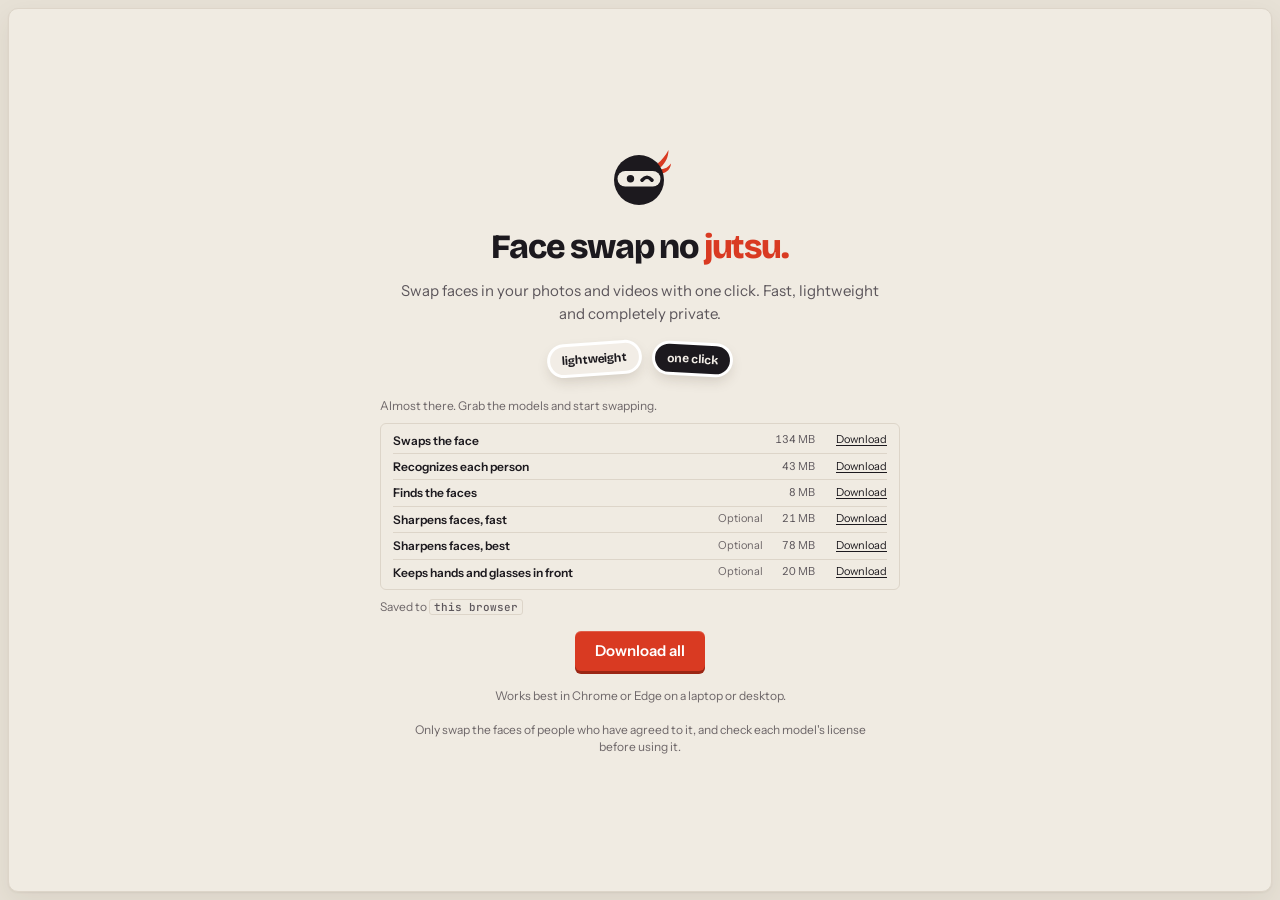
<file: index.html>
<!doctype html>
<html lang="en">
<head>
<meta charset="utf-8">
<meta name="viewport" content="width=device-width, initial-scale=1">
<title>FaceJutsu</title>
<meta name="referrer" content="no-referrer">
<meta name="description" content="Swap faces in your photos and videos with one click. Fast, lightweight and completely private.">
<meta name="theme-color" content="#0d0c0e" media="(prefers-color-scheme: dark)">
<meta name="theme-color" content="#e7e1d6" media="(prefers-color-scheme: light)">
<link rel="icon" href="app/icon.svg" type="image/svg+xml">
<link rel="preload" href="app/fonts/instrument-sans-var.woff2" as="font" type="font/woff2" crossorigin>
<link rel="preload" href="app/fonts/bricolage-grotesque-var.woff2" as="font" type="font/woff2" crossorigin>
<link rel="stylesheet" href="app/style.css">
</head>
<body>
<svg width="0" height="0" style="position:absolute" aria-hidden="true">
  <symbol id="mark" viewBox="0 0 64 64">
    <path d="M49 19C54 15 57.5 10.5 60.5 5C60.5 12 57.5 18 52.5 22.5Z" style="fill:var(--accent);stroke:none"/>
    <path d="M52.5 24.5C57 24 60.5 22 63 18.5C62.5 24 59 27.5 54 28.5Z" style="fill:var(--accent);stroke:none"/>
    <circle cx="31" cy="35" r="25" style="fill:currentColor;stroke:none"/>
    <rect x="9.5" y="26" width="43" height="15.5" rx="7.75" style="fill:var(--mark-paper);stroke:none"/>
    <circle cx="22.5" cy="33.8" r="3.7" style="fill:currentColor;stroke:none"/>
    <path d="M34 35.2Q39 29.4 44 35.2" style="fill:none;stroke:currentColor;stroke-width:3.6;stroke-linecap:round"/>
  </symbol>
</svg>
<div class="app setup" id="app">
  <main class="panel work" aria-label="Result">
    <div class="canvas-box" id="canvasBox">
      <canvas id="view" hidden></canvas>
      <canvas id="player" hidden></canvas>
      <svg class="marks" id="marks" aria-hidden="true"></svg>
      <label class="panel-center open-drop" id="empty" for="tgtInput">
        <div class="empty-art" aria-hidden="true">
          <svg viewBox="0 0 112 88">
            <rect class="frame" x="1" y="1" width="110" height="86" rx="12"/>
            <svg class="mark" x="34" y="22" width="44" height="44" viewBox="0 0 64 64"><use href="#mark"/></svg>
          </svg>
        </div>
        <h2>Drop a photo or video</h2>
        <p class="lead">We'll do the hand seals. Faces are found right away; each person in a video gets a track on the timeline, and photos line up on it.</p>
        <span class="ghost choose">Choose files</span>
      </label>
      <div class="setup-view" id="setup">
        <div class="setup-card" id="welcome" hidden>
          <svg class="welcome-mark mark" viewBox="0 0 64 64" aria-hidden="true"><use href="#mark"/></svg>
          <h1 class="welcome-title">Face swap no <em>jutsu.</em></h1>
          <p class="lead">Swap faces in your photos and videos with one click. Fast, lightweight and completely private.</p>
          <div class="stickers" role="list" aria-label="What it promises">
            <span class="sticker paper" role="listitem" style="--tilt:-4deg">lightweight</span>
            <span class="sticker ink" role="listitem" style="--tilt:3deg">one click</span>
          </div>
          <div class="needs" id="modelsNeeded" hidden>
            <p class="help">Almost there. Grab the models and start swapping.</p>
            <ul class="needs-list" id="modelsMissing"></ul>
            <p class="help needs-saved">Saved to <code id="modelsPath"></code></p>
          </div>
          <div class="welcome-go">
            <button class="primary" type="button" id="modelsAll" hidden>Download all</button>
            <button class="primary" id="welcomeGo">Start</button>
            <button class="ghost" type="button" id="modelsOpen" hidden>Open the folder</button>
          </div>
          <span class="help center" id="welcomeNote"></span>
          <p class="help center">Only swap the faces of people who have agreed to it, and check each model's license before using it.</p>
        </div>
        <div class="setup-card" id="loading" hidden>
          <div class="spinner" aria-hidden="true"></div>
          <h2 id="loadingTitle">Getting ready…</h2>
          <div class="bar-progress"><div id="loadingBar"></div></div>
          <span class="help" id="loadingText"></span>
        </div>
      </div>
      <div class="render-badge" id="renderBadge" hidden><span class="spin" aria-hidden="true"></span>Swapping this frame…</div>
      <div class="error-card" id="errorCard" hidden></div>
      <div class="lost-card" id="lostCard" role="status" hidden><span id="lostText"></span><button type="button" class="ghost sm" id="reloadBtn" hidden>Reload</button></div>
      <div class="lost-card" id="serverCard" role="status" hidden><span id="serverText"></span><button type="button" class="ghost sm" id="serverReload" hidden>Reload</button></div>
    </div>
    <div class="result" id="result" role="status" hidden>
      <span class="ok-mark" aria-hidden="true"><svg viewBox="0 0 24 24"><path d="m5 12.5 4.5 4.5L19 7.5"/></svg></span>
      <span class="meta" id="infoMeta"></span>
      <button type="button" class="ghost sm" id="saveBtn" hidden title="Download it again">Download again</button>
      <button type="button" class="x" id="resultClose" title="Close" aria-label="Close"><svg viewBox="0 0 24 24" aria-hidden="true"><path d="M7 7l10 10M17 7 7 17"/></svg></button>
    </div>
    <div class="result resumed" id="resumed" role="status" hidden>
      <span class="meta" id="resumedText"></span>
      <button type="button" class="ghost sm" id="resumedReset">Reset</button>
      <button type="button" class="x" id="resumedClose" title="Close" aria-label="Close"><svg viewBox="0 0 24 24" aria-hidden="true"><path d="M7 7l10 10M17 7 7 17"/></svg></button>
    </div>
    <div class="pill" id="toolPill" hidden>
      <button type="button" id="compareBtn" hidden title="Hold to see the original"><svg viewBox="0 0 24 24" aria-hidden="true"><path d="M12 4v16M4 7h5v10H4zM15 7h5v10h-5z"/></svg><span>Hold to compare</span></button>
      <span class="sep" aria-hidden="true"></span>
      <button type="button" class="sq" id="zoomOut" title="Zoom out (- with the pointer over the canvas)" aria-label="Zoom out"><svg viewBox="0 0 24 24" aria-hidden="true"><path d="M6 12h12"/></svg></button>
      <span class="zoom-level" id="zoomLevel" aria-live="polite">–</span>
      <button type="button" class="sq" id="zoomIn" title="Zoom in (+ with the pointer over the canvas)" aria-label="Zoom in"><svg viewBox="0 0 24 24" aria-hidden="true"><path d="M12 6v12M6 12h12"/></svg></button>
      <button type="button" class="sq" id="zoomFit" title="Reset zoom (0, or double-click)" aria-label="Reset zoom"><svg viewBox="0 0 24 24" aria-hidden="true"><path d="M4 9V4h5M20 9V4h-5M4 15v5h5M20 15v5h-5"/></svg></button>
    </div>
  </main>
  <div class="split x" id="splitX" title="Drag to resize · double-click to reset"></div>
  <div class="split y" id="splitY" title="Drag to resize · double-click to reset"></div>
  <section class="panel tl" id="tgtDrop" aria-label="Timeline">
    <input type="file" id="tgtInput" accept="image/*,video/*" multiple hidden>
    <div class="tl-grid" id="tlGrid" hidden>
      <div class="tl-row tl-head">
        <div class="tl-h transport">
          <button type="button" class="tbtn" id="tlStart" title="Back to the start" aria-label="Back to the start"><svg viewBox="0 0 24 24" aria-hidden="true"><path d="M6 5v14M18 6l-9 6 9 6z"/></svg></button>
          <button type="button" class="tbtn" id="tlPlay" title="Play (Space)" aria-label="Play"><svg viewBox="0 0 24 24" aria-hidden="true"><path class="ico-play" d="M8 5.5v13l10-6.5z"/><path class="ico-pause" d="M8 5v14M16 5v14"/></svg></button>
          <span class="tl-time" id="tlTime"></span>
          <button type="button" class="tbtn" id="tlMute" title="Mute (M)" aria-label="Mute"><svg viewBox="0 0 24 24" aria-hidden="true"><path class="ico-spk" d="M4 9.5h3.5L12 6v12l-4.5-3.5H4z"/><path class="ico-on" d="M15.5 9a4 4 0 0 1 0 6M18 6.5a7.5 7.5 0 0 1 0 11"/><path class="ico-off" d="m16 9.5 5 5M21 9.5l-5 5"/></svg></button>
          <button type="button" class="tbtn" id="tlAuto" aria-pressed="false"><svg viewBox="0 0 24 24" aria-hidden="true"><path d="M4 8V5a1 1 0 0 1 1-1h3M16 4h3a1 1 0 0 1 1 1v3M20 16v3a1 1 0 0 1-1 1h-3M8 20H5a1 1 0 0 1-1-1v-3"/><path d="M8 10h8m-2.5-2.5L16 10m0 4H8m2.5 2.5L8 14"/></svg></button>
        </div>
        <div class="tl-lane ruler" id="tlRuler"></div>
      </div>
      <div class="tl-row clip-row">
        <div class="tl-h">
          <span class="nm-box">
            <label class="nm" for="tgtInput" id="tgtName" title="Choose another photo or video"></label>
            <small class="scan-note" id="scanNote" hidden><i class="spin" aria-hidden="true"></i><span id="scanText"></span></small>
          </span>
          <button type="button" class="tbtn tgt-clear" title="Remove" aria-label="Remove the video"><svg viewBox="0 0 24 24" aria-hidden="true"><path d="M7 7l10 10M17 7 7 17"/></svg></button>
        </div>
        <div class="tl-lane film" id="tlFilm"></div>
      </div>
      <div class="tl-tracks" id="tlTracks"></div>
      <div class="tl-row tl-over" id="tlOverRow" hidden><div class="tl-h"></div><div class="tl-lane" id="tlOver" title="Drag to move the zoomed view"></div></div>
      <canvas class="tl-canvas" id="tlCanvas"></canvas>
    </div>
    <div class="tl-empty" id="tlEmpty">
      <div class="tl-state" id="tlReady" hidden>
        <span class="ok-mark" aria-hidden="true"><svg viewBox="0 0 24 24"><path d="m5 12.5 4.5 4.5L19 7.5"/></svg></span>
        <div class="tl-state-text">
          <b>Ready to swap</b>
          <span class="help" id="readyText"></span>
        </div>
      </div>
    </div>
    <div class="sel-bar" id="selBar" role="toolbar" aria-label="Edit the selection" hidden>
      <span class="lab" id="selLab"></span>
      <button type="button" class="tbtn" id="splitBtn" title="Split the selected tracks at the playhead (S): the part after the cut gets settings of its own" aria-label="Split"><svg viewBox="0 0 24 24" aria-hidden="true"><circle cx="6" cy="6" r="3"/><circle cx="6" cy="18" r="3"/><path d="M20 4 8.1 15.9M14.5 14.5 20 20M8.1 8.1 12 12"/></svg></button>
      <button type="button" class="tbtn" id="joinBtn" title="Join the selected segments of a track (J), keeping the first one's settings" aria-label="Join"><svg viewBox="0 0 24 24" aria-hidden="true"><path d="M4 12h6M14 12h6M8 8l4 4-4 4M16 8l-4 4 4 4"/></svg></button>
      <button type="button" class="tbtn" id="mergeBtn" title="Merge the selected tracks into one (Shift+J): for a person found as several tracks, never on screen together" aria-label="Merge tracks"><svg viewBox="0 0 24 24" aria-hidden="true"><path d="M4 6h3c4 0 5 6 9 6h4M4 18h3c4 0 5-6 9-6M17 9l3 3-3 3"/></svg></button>
      <button type="button" class="tbtn" id="deleteBtn" title="Delete the selected segments, or the tracks selected by their header (Delete): their faces are left as they are" aria-label="Delete"><svg viewBox="0 0 24 24" aria-hidden="true"><path d="M4 7h16M10 11v6M14 11v6M6 7l1 12a1 1 0 0 0 1 1h8a1 1 0 0 0 1-1l1-12M9 7V4h6v3"/></svg></button>
      <button type="button" class="tbtn" id="psDelete" title="Remove the selected photos from the set (Delete): their work stays saved" aria-label="Remove the selected photos"><svg viewBox="0 0 24 24" aria-hidden="true"><path d="M4 7h16M10 11v6M14 11v6M6 7l1 12a1 1 0 0 0 1 1h8a1 1 0 0 0 1-1l1-12M9 7V4h6v3"/></svg></button>
    </div>
    <div class="photo-set" id="photoSet" hidden>
      <div class="tl-row tl-head">
        <div class="tl-h transport">
          <button type="button" class="tbtn" id="psPrev" title="Previous photo (←)" aria-label="Previous photo"><svg viewBox="0 0 24 24" aria-hidden="true"><path d="m15 6-6 6 6 6"/></svg></button>
          <button type="button" class="tbtn" id="psNext" title="Next photo (→)" aria-label="Next photo"><svg viewBox="0 0 24 24" aria-hidden="true"><path d="m9 6 6 6-6 6"/></svg></button>
          <span class="tl-time" id="psWhich"></span>
        </div>
        <div class="tl-lane ruler"><span class="ps-info" id="psInfo"></span></div>
      </div>
      <div class="tl-row ps-film">
        <div class="tl-h ps-h">
          <span class="nm"><span id="psCount"></span><small id="psSel"></small></span>
          <label class="tbtn" for="tgtInput" title="Add photos (or drop them here)" aria-label="Add photos"><svg viewBox="0 0 24 24" aria-hidden="true"><path d="M12 6v12M6 12h12"/></svg></label>
          <button type="button" class="tbtn tgt-clear" title="Remove all photos" aria-label="Remove all photos"><svg viewBox="0 0 24 24" aria-hidden="true"><path d="M7 7l10 10M17 7 7 17"/></svg></button>
        </div>
        <div class="tl-lane ps-lane" id="psStrip" role="listbox" aria-label="Photos" aria-multiselectable="true" aria-orientation="horizontal"></div>
      </div>
      <div class="tl-row ps-faces">
        <div class="tl-h ps-h"><b>Faces</b><small id="psFacesNote"></small></div>
        <div class="tl-lane ps-lane" id="people" role="group" aria-label="Faces"></div>
      </div>
    </div>
  </section>
  <aside class="panel set" aria-label="Swap settings">
    <header class="project" id="project">
      <span class="logo" aria-hidden="true"><svg class="mark" viewBox="0 0 64 64"><use href="#mark"/></svg></span>
      <span class="name wordmark" role="img" aria-label="FaceJutsu">face<span class="j">ȷ</span>utsu</span>
      <span class="undo">
        <button class="icon-btn" id="undoBtn" type="button" title="Undo (Ctrl+Z)" aria-label="Undo" disabled><svg viewBox="0 0 24 24" aria-hidden="true"><path d="M9 14 4 9l5-5"/><path d="M4 9h10.5a5.5 5.5 0 0 1 0 11H11"/></svg></button>
        <button class="icon-btn" id="redoBtn" type="button" title="Redo (Ctrl+Y)" aria-label="Redo" disabled><svg viewBox="0 0 24 24" aria-hidden="true"><path d="m15 14 5-5-5-5"/><path d="M20 9H9.5a5.5 5.5 0 0 0 0 11H13"/></svg></button>
      </span>
      <button class="xbtn" id="goBtn" type="button" disabled><svg viewBox="0 0 24 24" aria-hidden="true"><path d="M3 7a2 2 0 0 1 2-2h4l2 2.5h8a2 2 0 0 1 2 2V18a2 2 0 0 1-2 2H5a2 2 0 0 1-2-2zM8 13.75h7M12.5 11l2.75 2.75-2.75 2.75"/></svg><span id="goLabel">Export</span><span class="badge" id="goBadge"></span></button>
      <div class="xbtn run" id="goRun" role="progressbar" aria-label="Export progress" aria-valuemin="0" aria-valuemax="100" hidden>
        <span class="t" id="progressText"></span>
        <button class="x" id="stopBtn" type="button" title="Stop" aria-label="Stop"><svg viewBox="0 0 24 24" aria-hidden="true"><rect x="6" y="6" width="12" height="12" rx="2" class="fill"/></svg></button>
      </div>
      <button class="icon-btn" id="settingsBtn" type="button" popovertarget="setPop" title="Settings: output, layout, theme, engine" aria-label="Settings" aria-haspopup="dialog">
        <svg viewBox="0 0 24 24" aria-hidden="true"><path d="M12 15.5a3.5 3.5 0 1 0 0-7 3.5 3.5 0 0 0 0 7Z"/><path d="M19.4 15a1.7 1.7 0 0 0 .3 1.8l.1.1a2 2 0 1 1-2.8 2.8l-.1-.1a1.7 1.7 0 0 0-1.8-.3 1.7 1.7 0 0 0-1 1.5V21a2 2 0 1 1-4 0v-.1a1.7 1.7 0 0 0-1.1-1.5 1.7 1.7 0 0 0-1.8.3l-.1.1a2 2 0 1 1-2.8-2.8l.1-.1a1.7 1.7 0 0 0 .3-1.8 1.7 1.7 0 0 0-1.5-1H3a2 2 0 1 1 0-4h.1a1.7 1.7 0 0 0 1.5-1.1 1.7 1.7 0 0 0-.3-1.8l-.1-.1a2 2 0 1 1 2.8-2.8l.1.1a1.7 1.7 0 0 0 1.8.3H9a1.7 1.7 0 0 0 1-1.5V3a2 2 0 1 1 4 0v.1a1.7 1.7 0 0 0 1 1.5 1.7 1.7 0 0 0 1.8-.3l.1-.1a2 2 0 1 1 2.8 2.8l-.1.1a1.7 1.7 0 0 0-.3 1.8V9a1.7 1.7 0 0 0 1.5 1H21a2 2 0 1 1 0 4h-.1a1.7 1.7 0 0 0-1.5 1Z"/></svg>
      </button>
    </header>
    <div class="steps" id="steps">
      <section class="part faces-part" aria-label="Characters and segment settings">
      <label class="src-start" id="srcStart" for="srcInput">
        <div class="empty-art" aria-hidden="true">
          <svg viewBox="0 0 112 88">
            <rect class="frame" x="1" y="1" width="110" height="86" rx="12"/>
            <svg class="person" x="34" y="22" width="44" height="44" viewBox="0 0 24 24"><circle cx="12" cy="9" r="4"/><path d="M4 21a8 8 0 0 1 16 0"/></svg>
          </svg>
        </div>
        <b>Drop images of a character to use</b>
        <span class="help">One image, or several of the same person, make one character. A sharp, front-facing face works best.</span>
        <span class="ghost choose">Choose images</span>
      </label>
      <input type="file" id="srcInput" accept="image/*" multiple hidden>
      <div class="part-body" id="facesBody">
      <div class="scope" id="scope" role="status" aria-live="polite" hidden>
        <span class="scope-who" id="scopeWho" aria-hidden="true"></span>
        <span class="scope-text"><span class="scope-over">Editing</span><b id="scopeTitle"></b><small id="scopeSub"></small></span>
        <button type="button" class="icon-btn scope-all" id="scopeAll" title="Back to every face (Esc)" aria-label="Back to every face" hidden><svg viewBox="0 0 24 24" aria-hidden="true"><path d="M7 7l10 10M17 7 7 17"/></svg></button>
      </div>
      <section class="chars" id="chars" title="Drop images here to make a character of them">
        <div class="chars-head"><span class="label">Characters</span></div>
        <div class="char-grid" id="charGrid" role="radiogroup" aria-label="Character"></div>
        <p class="help" id="charsHelp" hidden></p>
      </section>
      <section class="step" data-step="swap">
        <button type="button" class="step-head" aria-expanded="true"><span class="step-title"><i class="seal">1</i>Swap</span><span class="step-sum"></span></button><button type="button" class="step-load" data-part="swapper" hidden></button>
        <div class="step-body">
          <div class="opt-row"><span class="hint" title="Higher is sharper but slower.&#10;Ctrl-click to pick several: each face gets the one that suits its size.">Detail</span><div class="seg" id="detailSeg" role="group" aria-label="Swap resolution"></div></div>
        </div>
      </section>
      <section class="step" data-step="enhance" id="enhanceStep" hidden>
        <button type="button" class="step-head" aria-expanded="true"><span class="step-title"><i class="seal">2</i>Enhance</span><span class="step-sum"></span></button><button type="button" class="step-load" data-part="enhancer" hidden></button>
        <div class="step-body">
          <div class="opt-row" id="enhanceRow"><span>Quality</span><div class="seg" id="enhanceSeg" role="radiogroup" aria-label="Enhance quality"></div></div>
          <div class="opt-row" id="enhanceModeRow" hidden><span class="hint" title="Subtle only adds fine detail.&#10;Strong redraws the whole face.">Style</span><div class="seg" id="enhanceModeSeg" role="radiogroup" aria-label="What the enhancer may change"></div></div>
          <label class="opt-row" id="enhanceBlendRow" hidden><span>Strength</span><input type="range" id="enhanceBlendRange" min="0" max="1" step="0.05" aria-label="Enhancer strength"><output id="enhanceBlendOut"></output></label>
        </div>
      </section>
      <section class="step" data-step="mask">
        <button type="button" class="step-head" aria-expanded="true"><span class="step-title"><i class="seal">3</i>Mask</span><span class="step-sum"></span></button><button type="button" class="step-load" data-part="occluder" hidden></button>
        <div class="step-body">
          <label class="opt-row"><span class="hint" title="How softly the swapped face blends in.">Edges</span><input type="range" id="blurRange" min="0" max="1" step="0.05" aria-label="Edge softness"><output id="blurOut"></output></label>
          <div class="opt-row" id="occlusionRow" hidden><span>Objects</span><span class="sw-cap">Hands and glasses stay in front</span><div class="switch-box" id="occlusionSeg"></div></div>
          <label class="opt-row" id="maskSizeRow" hidden><span class="hint" title="How much of the face gets swapped around what's in front of it. To the right the swap reaches closer to it, to the left more of the original stays around it.">Coverage</span><input type="range" class="centered" id="maskSizeRange" min="-1" max="1" step="0.05" aria-label="Coverage"><output id="maskSizeOut"></output></label>
        </div>
      </section>
      </div>
      </section>
    </div>
  </aside>
</div>
<dialog id="storageDlg" aria-labelledby="storageTitle">
  <form method="dialog" class="dialog">
    <div class="dialog-head">
      <h2 id="storageTitle">Storage &amp; about</h2>
      <button class="icon-btn" value="close" aria-label="Close"><svg viewBox="0 0 24 24" aria-hidden="true"><path d="M6 6l12 12M18 6 6 18"/></svg></button>
    </div>
    <div class="storage">
      <div><span class="label">Models</span><p class="help" id="storageText"></p><p class="help path" id="modelsDir"></p></div>
      <div><span class="label">Outputs</span><p class="help">Your finished photos and videos go to your browser's downloads, or where you choose with Save as….</p><p class="help path" id="outputsDir"></p></div>
      <div><span class="label">Saved work</span><p class="help" id="savedText"></p><p class="help path" id="workDir"></p></div>
      <div><span class="label">Cache</span><p class="help" id="patchText"></p><p class="help path" id="cacheDir"></p></div>
      <div class="storage-actions">
        <button class="ghost" type="button" id="clearSavedBtn" hidden>Forget my work</button>
        <button class="ghost" type="button" id="clearPatchesBtn" hidden>Remove swapped frames</button>
        <button class="ghost" type="button" id="openOutputsBtn">Open outputs folder</button>
        <button class="ghost" type="button" id="openModelsBtn">Remove the models</button>
      </div>
    </div>
    <p class="help">Models: <a href="https://github.com/deepinsight/insightface" target="_blank" rel="noopener">InsightFace</a> inswapper_128, SCRFD-10G and ArcFace R50 (non-commercial research license); <a href="https://github.com/yangxy/GPEN" target="_blank" rel="noopener">GPEN</a> face enhancer (Yang et al., no stated license); community-trained XSeg occlusion mask, on the architecture of <a href="https://github.com/iperov/DeepFaceLab" target="_blank" rel="noopener">DeepFaceLab</a> (GPL-3.0). Video: <a href="https://mediabunny.dev" target="_blank" rel="noopener">Mediabunny</a> (MPL-2.0). <a href="app/THIRD-PARTY-NOTICES.txt" target="_blank" rel="noopener">Open source licenses</a>.</p>
    <p class="help"><b>Model licenses.</b> FaceJutsu doesn't include these models; you download them yourself. Some are for non-commercial research only and one states no license, so check each license before using them or what you make with them.</p>
    <p class="help"><b>Use it responsibly.</b> Only swap the faces of people who have agreed to it. Don't use FaceJutsu to deceive, harass or impersonate anyone, or to make sexual images of anyone without their consent, or of minors at all. What you make and share is your responsibility.</p>
  </form>
</dialog>
<div class="set-pop" id="setPop" popover role="dialog" aria-labelledby="outTitle">
  <section class="pop-sec">
    <div class="out-head"><h3 id="outTitle">Output</h3><span class="out-head-sum" id="outPopSum"></span></div>
    <div class="out-rows" id="outVideo">
      <div class="opt-row"><span>Quality</span><div class="seg" id="outQualitySeg" role="radiogroup" aria-label="Video quality"></div></div>
      <div class="opt-row" id="outRangeRow" hidden><span>Range</span><div class="seg" id="outRangeSeg" role="radiogroup" aria-label="What to export"></div></div>
      <div class="opt-row" id="saveRow" hidden><span>Save</span><div class="seg" id="saveToSeg" role="radiogroup" aria-label="Where to save"></div></div>
    </div>
    <div class="out-rows" id="outPhoto" hidden>
      <div class="opt-row" id="photoScopeRow" hidden><span>Photos</span><div class="seg" id="photoScopeSeg" role="radiogroup" aria-label="Which photos to save"></div></div>
    </div>
  </section>
  <hr>
  <section class="pop-sec">
    <div class="opt-row" title="Switch with L"><span>Layout</span><div class="seg lay-seg" id="layoutSeg" role="radiogroup" aria-label="Layout"></div></div>
    <div class="opt-row"><span>Theme</span><div class="seg" id="themeSeg" role="radiogroup" aria-label="Theme"></div></div>
    <div class="opt-row" id="backendRow"><span>Engine</span><div class="seg" id="backendSeg" role="radiogroup" aria-label="Engine"></div></div>
  </section>
  <hr>
  <div class="pop-menu">
    <button type="button" class="mi" id="resetBtn" disabled><svg viewBox="0 0 24 24" aria-hidden="true"><path d="M4 12a8 8 0 1 0 2.3-5.6"/><path d="M4 4v4.5h4.5"/></svg>Reset this video</button>
    <button type="button" class="mi" id="keysBtn"><svg viewBox="0 0 24 24" aria-hidden="true"><rect x="3" y="6" width="18" height="12" rx="2"/><path d="M7 10h.01M11 10h.01M15 10h.01M8 14h8"/></svg>Keyboard shortcuts<kbd>?</kbd></button>
    <button type="button" class="mi" id="storageBtn"><svg viewBox="0 0 24 24" aria-hidden="true"><ellipse cx="12" cy="6" rx="7" ry="2.5"/><path d="M5 6v12c0 1.4 3.1 2.5 7 2.5s7-1.1 7-2.5V6M5 12c0 1.4 3.1 2.5 7 2.5s7-1.1 7-2.5"/></svg>Storage &amp; about…<i class="chevr" aria-hidden="true"></i></button>
  </div>
</div>
<dialog id="keys" aria-labelledby="keysTitle">
  <form method="dialog" class="dialog">
    <div class="dialog-head">
      <h2 id="keysTitle">Keyboard shortcuts</h2>
      <button class="icon-btn" value="close" aria-label="Close"><svg viewBox="0 0 24 24" aria-hidden="true"><path d="M6 6l12 12M18 6 6 18"/></svg></button>
    </div>
    <div class="keys-grid" id="keysList"></div>
  </form>
</dialog>
<div class="fatal" id="fatal" hidden></div>
<script type="module" src="app/main.js"></script>
</body>
</html>
</file>
<file: app/style.css>
@font-face{font-family:Instrument Sans;font-style:normal;font-weight:400 700;font-display:swap;src:url(fonts/instrument-sans-var.woff2) format("woff2");unicode-range:U+0000-00FF,U+0131,U+0152-0153,U+02BB-02BC,U+02C6,U+02DA,U+02DC,U+0304,U+0308,U+0329,U+2000-206F,U+20AC,U+2122,U+2191,U+2193,U+2212,U+2215,U+FEFF,U+FFFD}@font-face{font-family:Bricolage Grotesque;font-style:normal;font-weight:500 800;font-display:swap;src:url(fonts/bricolage-grotesque-var.woff2) format("woff2");unicode-range:U+0000-00FF,U+0131,U+0152-0153,U+02BB-02BC,U+02C6,U+02DA,U+02DC,U+0304,U+0308,U+0329,U+2000-206F,U+20AC,U+2122,U+2191,U+2193,U+2212,U+2215,U+FEFF,U+FFFD}@font-face{font-family:Bricolage Grotesque;font-style:normal;font-weight:500 800;font-display:swap;src:url(fonts/bricolage-grotesque-dotless-j.woff2) format("woff2");unicode-range:U+0237}@font-face{font-family:JetBrains Mono;font-style:normal;font-weight:400 600;font-display:swap;src:url(fonts/jetbrains-mono-var.woff2) format("woff2");unicode-range:U+0000-00FF,U+0131,U+0152-0153,U+02BB-02BC,U+02C6,U+02DA,U+02DC,U+0304,U+0308,U+0329,U+2000-206F,U+20AC,U+2122,U+2191,U+2193,U+2212,U+2215,U+FEFF,U+FFFD}:root{--font-ui: "Instrument Sans", system-ui, -apple-system, "Segoe UI", Roboto, sans-serif;--font-display: "Bricolage Grotesque", var(--font-ui);--font-mono: "JetBrains Mono", ui-monospace, "Cascadia Mono", Consolas, monospace;--fs-micro: 10px;--fs-caption: 11px;--fs-small: 12px;--fs-body: 13px;--fs-title: 15px;--fs-heading: 18px;--fs-display: 34px;--s2: 2px;--s4: 4px;--s6: 6px;--s8: 8px;--s12: 12px;--s16: 16px;--s20: 20px;--s24: 24px;--s32: 32px;--s48: 48px;--r-xs: 3px;--r-sm: 4px;--r-md: 6px;--r-lg: 10px;--r-xl: 12px;--r-full: 999px;--h-xs: 20px;--h-sm: 24px;--h-ctl: 28px;--h-md: 32px;--h-lg: 40px;--ico-xs: 12px;--ico-sm: 14px;--ico-md: 16px;--ico-lg: 20px;--edge: 3px;--edge-sm: 2px;--dur-1: 80ms;--dur-2: .12s;--dur-3: .16s;--dur-4: .3s;--ease-out: cubic-bezier(.16, 1, .3, 1);--ease-in: cubic-bezier(.5, 0, .75, 0);--ease-std: cubic-bezier(.2, 0, 0, 1);--ease-spring: cubic-bezier(.34, 1.56, .64, 1);--gut: 8px;--rg: 3px;--sw: 340px;--th: 240px;--hw: 232px;--bg: #0c0b0d;--bg-2: #0f0e11;--panel: #17151a;--panel-2: #221f25;--line: #332f36;--line-2: #4a4550;--fg: #f2ede6;--muted: #aba49f;--faint: #8c8585;--accent: #d93a22;--accent-hover: #e0412a;--accent-edge: #9b2614;--accent-ink: #ffffff;--paper: #f2ede6;--ink: #121014;--key-bg: #f2ede6;--key-fg: #121014;--key-edge: #b9b0a3;--ring: #f2ede6;--float-bg: #f2ede6;--float-fg: #121014;--float-muted: #5c565b;--float-line: #d3cabd;--float-edge: #b9b0a3;--float-hover: rgb(18 16 20 / .08);--float-press: rgb(18 16 20 / .14);--float-good: #3f7a52;--float-bad: #b3261e;--good: #8fbf9f;--warn: #d6b56e;--bad: #ec8e83;--hover: color-mix(in srgb, var(--fg) 7%, transparent);--press: color-mix(in srgb, var(--fg) 12%, transparent);--focus: color-mix(in srgb, var(--fg) 70%, transparent);--scrim: rgb(0 0 0 / .55);--well-in: inset 0 1px 3px rgb(0 0 0 / .6), inset 0 0 0 1px var(--line);--e1: 0 1px 2px rgb(0 0 0 / .3), 0 8px 24px rgb(0 0 0 / .25);--e2: 0 12px 28px rgb(0 0 0 / .45);--e3: 0 18px 48px rgb(0 0 0 / .5);--e4: 0 30px 80px rgb(0 0 0 / .55);color-scheme:dark;interpolate-size:allow-keywords}@media(prefers-color-scheme:light){:root:not([data-theme=dark]){--bg: #e7e1d6;--bg-2: #f0ebe2;--panel: #fbf8f3;--panel-2: #efe9df;--line: #ddd5c9;--line-2: #c3baad;--fg: #1c191e;--muted: #5c565b;--faint: #6d6668;--accent-hover: #c6331c;--key-bg: #ffffff;--key-fg: #1c191e;--key-edge: #cfc6b8;--ring: #1c191e;--float-bg: #1c191e;--float-fg: #f2ede6;--float-muted: #aba49f;--float-line: #3d393f;--float-edge: #000000;--float-hover: rgb(242 237 230 / .1);--float-press: rgb(242 237 230 / .16);--float-good: #8fbf9f;--float-bad: #ec8e83;--good: #3f7a52;--warn: #94701f;--bad: #b3261e;--scrim: rgb(28 25 30 / .35);--well-in: inset 0 1px 2px rgb(60 45 30 / .14), inset 0 0 0 1px var(--line);--e1: 0 1px 2px rgb(60 45 30 / .06), 0 10px 28px rgb(60 45 30 / .08);--e2: 0 12px 28px rgb(60 45 30 / .2);--e3: 0 18px 48px rgb(60 45 30 / .18);--e4: 0 30px 80px rgb(60 45 30 / .24);color-scheme:light}}:root[data-theme=light]{--bg: #e7e1d6;--bg-2: #f0ebe2;--panel: #fbf8f3;--panel-2: #efe9df;--line: #ddd5c9;--line-2: #c3baad;--fg: #1c191e;--muted: #5c565b;--faint: #6d6668;--accent-hover: #c6331c;--key-bg: #ffffff;--key-fg: #1c191e;--key-edge: #cfc6b8;--ring: #1c191e;--float-bg: #1c191e;--float-fg: #f2ede6;--float-muted: #aba49f;--float-line: #3d393f;--float-edge: #000000;--float-hover: rgb(242 237 230 / .1);--float-press: rgb(242 237 230 / .16);--float-good: #8fbf9f;--float-bad: #ec8e83;--good: #3f7a52;--warn: #94701f;--bad: #b3261e;--scrim: rgb(28 25 30 / .35);--well-in: inset 0 1px 2px rgb(60 45 30 / .14), inset 0 0 0 1px var(--line);--e1: 0 1px 2px rgb(60 45 30 / .06), 0 10px 28px rgb(60 45 30 / .08);--e2: 0 12px 28px rgb(60 45 30 / .2);--e3: 0 18px 48px rgb(60 45 30 / .18);--e4: 0 30px 80px rgb(60 45 30 / .24);color-scheme:light}*{box-sizing:border-box;scrollbar-width:none}*::-webkit-scrollbar{display:none}html,body{margin:0;height:100%}body{background:var(--bg);color:var(--fg);overflow:hidden;font:400 var(--fs-body)/1.45 var(--font-ui);-webkit-font-smoothing:antialiased;font-synthesis:none;text-rendering:optimizeLegibility;-webkit-user-select:none;user-select:none}input,textarea,[contenteditable=true]{-webkit-user-select:text;user-select:text}body.dragging.x{cursor:col-resize}body.dragging.y{cursor:row-resize}[hidden]{display:none!important}a{color:var(--fg)}button{font:inherit;color:inherit;cursor:pointer;-webkit-tap-highlight-color:transparent}button:disabled{cursor:not-allowed;opacity:.45}:focus-visible{outline:2px solid var(--focus);outline-offset:2px}svg{width:var(--ico-md);height:var(--ico-md);fill:none;stroke:currentColor;stroke-width:1.75;stroke-linecap:round;stroke-linejoin:round}svg .fill{fill:currentColor;stroke:none}.num{font-family:var(--font-mono);font-variant-numeric:tabular-nums;letter-spacing:-.01em}.label,.step-title,.out-head h3,.keys-grid h3{font:700 var(--fs-caption)/1.2 var(--font-display);letter-spacing:.08em;text-transform:uppercase;color:var(--fg)}.label-row{display:flex;align-items:center;justify-content:space-between;gap:var(--s8);min-height:18px}.help{margin:0;font-size:var(--fs-small);color:var(--faint)}.help:empty{display:none}.help.center{text-align:center}.help.warn{color:var(--warn)}.lead{margin:0;max-width:520px;color:var(--muted)}.link{background:none;border:0;padding:0;color:var(--muted);font-size:var(--fs-caption)}.link:hover{color:var(--fg);text-decoration:underline}i.seal{display:inline-grid;place-items:center;flex:none;width:16px;height:16px;border-radius:2px;font:700 9px/1 var(--font-ui);font-style:normal;letter-spacing:0;color:var(--accent-ink);background:var(--accent);rotate:-4deg}.wordmark{font:800 17px/1 var(--font-display);letter-spacing:-.04em;color:var(--fg);white-space:nowrap}.wordmark .j{position:relative;display:inline-block}.wordmark .j:before{content:"";position:absolute;left:.125em;top:-.03em;width:.17em;height:.17em;background:var(--accent);border-radius:.02em;transform:rotate(-4deg)}.mark{--mark-paper: var(--panel);flex:none;color:var(--fg)}.primary,.xbtn{display:inline-flex;align-items:center;justify-content:center;gap:var(--s8);border:0;border-radius:var(--r-md);font-weight:600;white-space:nowrap;background:var(--accent);color:var(--accent-ink);box-shadow:inset 0 1px #ffffff2e,0 var(--edge) 0 var(--accent-edge);transition:background-color var(--dur-1),translate var(--dur-1) var(--ease-std),box-shadow var(--dur-1) var(--ease-std)}.primary{height:var(--h-lg);padding:0 var(--s20);font-size:var(--fs-title)}.primary:hover:not(:disabled),.xbtn:hover:not(:disabled){background:var(--accent-hover)}.primary:active:not(:disabled),.xbtn:not(.run):active:not(:disabled){translate:0 2px;box-shadow:inset 0 1px #ffffff2e,0 1px 0 var(--accent-edge);transition-duration:0s}.ghost{display:inline-flex;align-items:center;justify-content:center;gap:var(--s6);height:var(--h-md);padding:0 var(--s12);border:1px solid var(--line-2);border-radius:var(--r-md);background:transparent;color:var(--fg);font-size:var(--fs-body);font-weight:600;text-decoration:none;white-space:nowrap;box-shadow:0 var(--edge-sm) 0 var(--line-2);transition:background-color var(--dur-1),translate var(--dur-1) var(--ease-std),box-shadow var(--dur-1) var(--ease-std)}.ghost:hover:not(:disabled){background:var(--hover)}.ghost:active:not(:disabled){translate:0 1px;box-shadow:0 1px 0 var(--line-2);transition-duration:0s}.ghost.sm{height:var(--h-sm);padding:0 var(--s8);font-size:var(--fs-small);border-radius:var(--r-sm)}.ghost.lg{height:var(--h-lg);padding:0 var(--s16);font-size:var(--fs-title)}.ghost.danger{color:var(--bad);border-color:color-mix(in srgb,var(--bad) 45%,transparent);box-shadow:0 var(--edge-sm) 0 color-mix(in srgb,var(--bad) 45%,transparent)}.ghost.danger:hover:not(:disabled){background:color-mix(in srgb,var(--bad) 10%,transparent)}.icon-btn,.tbtn,.step-load,button.x{flex:none;display:grid;place-items:center;padding:0;border:0;background:transparent;color:var(--muted);text-decoration:none;transition:background-color var(--dur-1),color var(--dur-1),box-shadow var(--dur-1),translate var(--dur-1) var(--ease-std)}.icon-btn:hover:not(:disabled),.tbtn:hover:not(:disabled),.step-load:hover:not(:disabled),button.x:hover:not(:disabled){color:var(--fg);background:var(--hover);box-shadow:inset 0 0 0 1px var(--line-2),0 1px 0 var(--line-2)}.icon-btn:active:not(:disabled),.tbtn:active:not(:disabled),.step-load:active:not(:disabled),button.x:active:not(:disabled){translate:0 1px;box-shadow:inset 0 0 0 1px var(--line-2);transition-duration:0s}.icon-btn{width:var(--h-md);height:var(--h-md);border-radius:var(--r-md)}.icon-btn svg{width:var(--ico-md);height:var(--ico-md)}.tbtn,.step-load{width:var(--h-sm);height:var(--h-sm);border-radius:var(--r-sm);color:var(--fg)}.tbtn svg,.step-load svg{width:var(--ico-sm);height:var(--ico-sm)}button.x{width:var(--h-xs);height:var(--h-xs);border-radius:var(--r-sm)}button.x svg{width:var(--ico-xs);height:var(--ico-xs);stroke-width:2}.seg{position:relative;isolation:isolate;display:flex;gap:3px;min-width:0;height:var(--h-ctl);padding:3px;background:var(--bg-2);border-radius:var(--r-md);box-shadow:var(--well-in)}.seg button{flex:1 1 auto;min-width:0;padding:0 var(--s4);border:0;border-radius:var(--r-sm);background:transparent;color:var(--muted);font-size:var(--fs-small);font-weight:500;white-space:nowrap;overflow:hidden;text-overflow:ellipsis;transition:color var(--dur-2),background-color var(--dur-2),box-shadow var(--dur-2)}.seg button:before{content:"";display:inline-block;width:6px;height:6px;margin-right:5px;vertical-align:1px;background:var(--accent);rotate:-6deg;opacity:0;transition:opacity var(--dur-2)}.seg button[aria-checked=true]:before{opacity:1}.seg button:hover:not([aria-checked=true]):not(:disabled,[aria-disabled=true]){color:var(--fg)}.seg button[aria-disabled=true]{cursor:not-allowed;opacity:.45}.seg button[aria-disabled=true].copies{cursor:copy}.seg button[aria-disabled=true].copied{opacity:1;color:var(--fg)}.seg button[aria-checked=true]{background:var(--key-bg);color:var(--key-fg);font-weight:700;box-shadow:0 var(--edge-sm) 0 var(--key-edge)}.seg.thumb:before{content:"";position:absolute;z-index:-1;top:3px;bottom:3px;left:0;width:var(--tw, 0);transform:translate(var(--tx, 0));border-radius:var(--r-sm);background:var(--key-bg);box-shadow:0 var(--edge-sm) 0 var(--key-edge)}.seg.thumb.anim:before{transition:transform var(--dur-3) var(--ease-std),width var(--dur-3) var(--ease-std)}.seg.thumb button[aria-checked=true]{background:transparent;box-shadow:none}.hint{cursor:help;text-decoration:underline dotted var(--line-2);text-underline-offset:3px}.seg button[data-label]:after{content:attr(data-label);display:block;height:0;overflow:hidden;visibility:hidden;font-weight:700;padding-left:11px}.switch{position:relative;flex:none;width:38px;height:20px;padding:0;border:0;border-radius:var(--r-sm);background:var(--bg-2);box-shadow:inset 0 0 0 1px var(--line-2),inset 0 1px 3px #00000073}.switch:after{content:"";position:absolute;top:3px;left:3px;width:14px;height:14px;border-radius:2px;background:var(--muted);transition:translate var(--dur-3) var(--ease-std),rotate var(--dur-3) var(--ease-std),background-color var(--dur-2),box-shadow var(--dur-2)}.switch[aria-checked=true]{box-shadow:inset 0 0 0 1px color-mix(in srgb,var(--accent) 55%,var(--line-2)),inset 0 1px 3px #00000073}.switch[aria-checked=true]:after{translate:18px 0;rotate:-6deg;background:var(--accent);box-shadow:0 0 0 2px var(--key-bg)}.switch[aria-checked=mixed]:after{translate:9px 0;background:var(--faint)}.switch:hover:not(:disabled):after{background:var(--fg)}.switch[aria-checked=true]:hover:not(:disabled):after{background:var(--accent-hover)}.switch-box{display:flex;justify-content:flex-end}input[type=range]{-webkit-appearance:none;appearance:none;width:100%;height:18px;padding:0;margin:0;background:transparent;border:0;--v: 50%}input[type=range]::-webkit-slider-runnable-track{height:4px;border-radius:1px;background:linear-gradient(var(--accent),var(--accent)) left center / var(--v) 4px no-repeat,linear-gradient(var(--line-2),var(--line-2)) center / 100% 2px no-repeat}input[type=range]::-moz-range-track{height:2px;background:var(--line-2)}input[type=range]::-moz-range-progress{height:4px;background:var(--accent)}input[type=range].centered::-webkit-slider-runnable-track{background:linear-gradient(to right,transparent min(var(--v),50%),var(--accent) min(var(--v),50%),var(--accent) max(var(--v),50%),transparent max(var(--v),50%)) center / 100% 4px no-repeat,linear-gradient(var(--line-2),var(--line-2)) center / 100% 2px no-repeat}input[type=range].centered::-moz-range-progress{background:none}input[type=range]::-webkit-slider-thumb{-webkit-appearance:none;width:14px;height:14px;margin-top:-5px;border-radius:2px;background:var(--accent);border:2px solid var(--key-bg);box-shadow:0 1px 0 var(--accent-edge);transform:rotate(-6deg);transition:transform var(--dur-1) var(--ease-std)}input[type=range]::-moz-range-thumb{width:12px;height:12px;border-radius:2px;background:var(--accent);border:2px solid var(--key-bg)}input[type=range]:hover:not(:disabled)::-webkit-slider-thumb,input[type=range]:active::-webkit-slider-thumb{transform:rotate(-6deg) scale(1.15)}input[type=range]:focus-visible{outline:none}input[type=range]:focus-visible::-webkit-slider-thumb{outline:2px solid var(--focus);outline-offset:2px}.pill,.sel-bar,.result,.render-badge,.error-card,.lost-card{background:var(--float-bg);color:var(--float-fg);border:0;box-shadow:0 var(--edge-sm) 0 var(--float-edge),var(--e2)}:is(.pill,.sel-bar,.result,.lost-card) :is(.tbtn,button.x,.icon-btn){color:var(--float-fg)}:is(.pill,.sel-bar,.result,.lost-card) :is(.tbtn,button.x,.icon-btn):hover:not(:disabled){background:var(--float-hover);box-shadow:none;color:var(--float-fg)}:is(.pill,.sel-bar,.result,.lost-card) :is(.tbtn,button.x,.icon-btn):active:not(:disabled){background:var(--float-press);box-shadow:none}:is(.result,.lost-card) .ghost{color:var(--float-fg);border-color:var(--float-line);box-shadow:0 var(--edge-sm) 0 var(--float-line)}:is(.result,.lost-card) .ghost:hover:not(:disabled){background:var(--float-hover)}.spinner,.spin,.char.making .ph:after{--sz: 16px;width:var(--sz);height:var(--sz);flex:none;border-radius:50%;border:max(1.5px,calc(var(--sz) / 12)) solid var(--line-2);border-top-color:var(--fg);animation:spin .8s linear infinite}.spin{--sz: 10px;display:inline-block}@keyframes spin{to{transform:rotate(360deg)}}.bar-progress{width:100%;max-width:420px;height:6px;border-radius:2px;background:var(--bg-2);box-shadow:inset 0 0 0 1px var(--line-2);overflow:hidden;padding:1px}.bar-progress>div{height:100%;width:0;border-radius:1px;background:var(--accent);transition:width var(--dur-3) var(--ease-std)}.ok-mark{width:32px;height:32px;flex:none;display:grid;place-items:center;border-radius:50%;color:var(--good);background:color-mix(in srgb,var(--good) 14%,transparent)}.ok-mark svg{width:var(--ico-md);height:var(--ico-md);stroke-width:2.2;stroke-dasharray:24;stroke-dashoffset:0;animation:draw var(--dur-4) var(--ease-out) var(--dur-2) backwards}@keyframes draw{0%{stroke-dashoffset:24}}kbd{flex:none;padding:1px var(--s6);border:1px solid var(--line-2);border-bottom-width:2px;border-radius:var(--r-xs);font:500 var(--fs-caption)/1.5 var(--font-mono);color:var(--fg);background:var(--panel);white-space:nowrap}.open-drop,.src-start,.ps-new,.char.new{border:1px dashed var(--line-2);transition:border-color var(--dur-2),background-color var(--dur-2),color var(--dur-2)}.open-drop:hover,.work.over .open-drop,.src-start:hover,.src-start.over,.ps-new:hover,.tl.over .ps-new,.char.new:hover:not(:disabled){border-color:color-mix(in srgb,var(--fg) 40%,transparent);background-color:var(--hover)}.choose{pointer-events:none}.open-drop:hover .choose,.src-start:hover .choose{background:var(--hover)}.app{position:absolute;inset:0;display:grid;padding:var(--gut);grid-template-columns:minmax(0,1fr) var(--gut) var(--sw);grid-template-rows:minmax(0,1fr) var(--gut) var(--th)}.panel{position:relative;min-width:0;min-height:0;overflow:hidden;background:var(--panel);border:1px solid var(--line);border-radius:var(--r-lg);box-shadow:var(--e1)}.work{grid-column:1;grid-row:1;background:var(--bg-2);container-type:size}.tl{grid-column:1;grid-row:3;container:tl / inline-size}.set{grid-column:3;grid-row:1 / -1;display:flex;flex-direction:column;container-type:inline-size}.app.portrait .work{grid-row:1 / -1}.app.portrait .set{grid-row:1}.app.portrait .tl,.app.portrait .split.y{grid-column:3}.split{position:relative;z-index:10;touch-action:none}.split:after{content:"";position:absolute;left:50%;top:50%;transform:translate(-50%,-50%);border-radius:var(--r-full);background:var(--line-2);transition:background-color var(--dur-2),width var(--dur-2) var(--ease-std),height var(--dur-2) var(--ease-std)}.split:hover:after,.split.active:after{background:var(--muted)}.split.x{grid-column:2;grid-row:1 / -1;cursor:col-resize}.split.x:after{width:3px;height:40px}.split.x:hover:after,.split.x.active:after{height:56px}.split.y{grid-column:1;grid-row:2;cursor:row-resize}.split.y:after{width:40px;height:3px}.split.y:hover:after,.split.y.active:after{width:56px}.app.no-media>.tl,.app.no-media>.split.y{display:none}@media(min-width:701px){.app.no-media>.work,.app.no-media>.set{grid-row:1 / -1}}@media(max-width:700px){body{overflow:auto}.app,.app.portrait{position:static;min-height:100dvh;grid-template-columns:minmax(0,1fr);grid-template-rows:60dvh auto auto;gap:var(--gut)}.app .work,.app .tl,.app .set,.app.portrait .work,.app.portrait .tl,.app.portrait .set{grid-column:1;grid-row:auto}.app .tl{min-height:160px}.split{display:none}}.canvas-box{position:absolute;inset:0;display:grid;place-items:center;overflow:hidden}#view,#player{position:absolute;inset:0;width:100%;height:100%;display:block;object-fit:contain;background:transparent;transform:translate(var(--zx, 0),var(--zy, 0)) scale(var(--z, 1));transform-origin:center}.canvas-box.pixels #view,.canvas-box.pixels #player{image-rendering:pixelated}.marks{position:absolute;inset:0;width:100%;height:100%;pointer-events:none;overflow:visible}.marks rect{fill:none;stroke:var(--fc);stroke-width:2;shape-rendering:crispEdges;filter:drop-shadow(0 0 1px rgb(0 0 0 / .7))}.marks rect.corner{fill:var(--accent);stroke:none;filter:none;shape-rendering:auto}.canvas-box.zoomed{cursor:grab}.canvas-box.panning{cursor:grabbing}.panel-center{position:absolute;inset:0;display:flex;flex-direction:column;align-items:center;justify-content:center;gap:var(--s12);padding:var(--s48) var(--s32);text-align:center;overflow-y:auto}.panel-center h2{margin:0;font:700 var(--fs-heading)/1.2 var(--font-display);letter-spacing:-.02em}.panel-center .choose{margin-top:var(--s8)}.empty-art{width:112px;height:88px;margin-bottom:var(--s4)}.empty-art>svg{width:100%;height:100%;overflow:visible}.empty-art .frame{fill:var(--panel);stroke:var(--line-2);stroke-width:1.5}.empty-art .mark{color:var(--line-2);--mark-paper: var(--panel)}.open-drop{inset:var(--s12);cursor:pointer;border-radius:var(--r-md)}.result{position:absolute;z-index:6;right:var(--s12);top:var(--s12);max-width:calc(100% - 24px);display:flex;align-items:center;gap:var(--s8);padding:var(--s4) var(--s4) var(--s4) var(--s8);border-radius:var(--r-md)}.result .ok-mark{width:var(--h-sm);height:var(--h-sm);color:var(--float-good);background:color-mix(in srgb,var(--float-good) 16%,transparent)}.result .ok-mark svg{width:var(--ico-xs);height:var(--ico-xs)}.result .ghost.sm{flex:none}.result.resumed{right:auto;left:var(--s12);padding-left:var(--s12)}.result button.x{width:var(--h-sm);height:var(--h-sm)}.meta{min-width:0;flex:0 1 auto;font-size:var(--fs-small);color:var(--float-muted);font-variant-numeric:tabular-nums;white-space:nowrap;overflow:hidden;text-overflow:ellipsis}.meta b{font-weight:700;color:var(--float-fg)}.meta .sep{color:var(--float-line);margin:0 var(--s6)}.pill{position:absolute;z-index:5;left:50%;bottom:var(--s12);transform:translate(-50%);display:flex;gap:var(--s2);padding:3px;border-radius:var(--r-md)}.pill button{display:inline-flex;align-items:center;gap:var(--s6);height:var(--h-ctl);padding:0 var(--s8);border:0;border-radius:var(--r-sm);background:transparent;color:var(--float-fg);font-size:var(--fs-small);font-weight:600;white-space:nowrap;transition:background-color var(--dur-1),translate var(--dur-1) var(--ease-std)}.pill button:hover:not(:disabled){background:var(--float-hover)}.pill button:active:not(:disabled){translate:0 1px;transition-duration:0s}.pill button[aria-pressed=true]{background:var(--float-press)}.pill svg{width:var(--ico-md);height:var(--ico-md)}.pill .sq{width:var(--h-ctl);padding:0;justify-content:center}.pill button:disabled{opacity:.35}.pill .sep{width:1px;margin:var(--s6) var(--s2);background:var(--float-line)}.pill #compareBtn[hidden]+.sep{display:none}.zoom-level{min-width:48px;align-self:center;text-align:center;font:500 var(--fs-caption) var(--font-mono);color:var(--float-muted)}.error-card{position:absolute;z-index:6;left:50%;top:var(--s48);transform:translate(-50%);max-width:calc(100% - 40px);display:flex;align-items:center;gap:var(--s8);padding:var(--s8) var(--s12);border-radius:var(--r-md);color:var(--float-bad);font-size:var(--fs-small);font-weight:600}.error-card:before{content:"";flex:none;width:8px;height:8px;background:var(--accent);rotate:-6deg}.render-badge{position:absolute;z-index:5;right:var(--s12);top:var(--s12);display:flex;align-items:center;gap:var(--s6);height:var(--h-sm);padding:0 var(--s12) 0 var(--s8);border-radius:var(--r-sm);font-size:var(--fs-caption);font-weight:600;color:var(--float-muted);pointer-events:none}.render-badge .spin{border-color:var(--float-line);border-top-color:var(--float-fg)}.work:has(#result:not([hidden])) .render-badge{top:56px}.lost-card{position:absolute;z-index:6;left:50%;top:50%;transform:translate(-50%,-50%);max-width:min(420px,calc(100% - 40px));display:flex;flex-direction:column;align-items:center;gap:var(--s12);padding:var(--s16) var(--s20);text-align:center;border-radius:var(--r-md);font-size:var(--fs-body)}.poof{position:absolute;z-index:4;pointer-events:none;width:0;height:0;animation:poof-fade .62s var(--ease-out) both}.poof i{position:absolute;left:0;top:0;border-radius:50%;animation:poof-puff .62s var(--ease-out) both}.poof .ol,.poof .fl{position:absolute;left:0;top:0}.poof .ol i{background:#16131a}.poof .fl i{background:#fbf8f3}@keyframes poof-fade{0%{opacity:0}12%,46%{opacity:1}to{opacity:0}}@keyframes poof-puff{0%{transform:translate(var(--x),var(--y)) scale(.2)}34%{transform:translate(var(--x),var(--y)) scale(1)}to{transform:translate(calc(var(--x) * 1.6),calc(var(--y) * 1.6)) scale(1.18)}}.app.setup{grid-template-columns:minmax(0,1fr);grid-template-rows:minmax(0,1fr)}.app.setup>:not(.work){display:none}.app.setup .work{grid-column:1;grid-row:1}.app.setup .work>:not(.canvas-box),.app.setup .canvas-box>:not(.setup-view,.error-card,.lost-card){display:none}.app.setup #view,.app.setup #player{display:none}.app.setup .lost-card{top:var(--s24);transform:translate(-50%)}.setup-view{position:absolute;inset:0;display:grid;grid-template-columns:minmax(0,1fr);place-items:center;padding:var(--s24);overflow-y:auto}.setup-card{width:min(640px,100%);display:flex;flex-direction:column;align-items:center;gap:var(--s16);text-align:center}.setup-card .lead{font-size:var(--fs-title);line-height:1.5;max-width:500px}.welcome-mark{width:64px;height:64px;--mark-paper: var(--bg-2)}.welcome-title{margin:var(--s4) 0 0;font:800 var(--fs-display)/1.05 var(--font-display);letter-spacing:-.035em}.welcome-title em{font-style:normal;color:var(--accent)}.stickers{display:flex;flex-wrap:wrap;justify-content:center;gap:var(--s12) var(--s16);margin:var(--s4) 0 var(--s8)}.sticker{display:inline-flex;align-items:center;gap:var(--s6);height:var(--h-ctl);padding:0 var(--s12);border-radius:var(--r-full);font:700 var(--fs-small)/1 var(--font-display);letter-spacing:-.01em;white-space:nowrap;box-shadow:0 0 0 3px var(--sticker-edge, #fbf8f3),0 6px 14px #00000059;transform:rotate(var(--tilt, 0deg))}.sticker svg{width:var(--ico-sm);height:var(--ico-sm);stroke-width:2.2}.sticker.ink{background:#1c191e;color:#f2ede6}.sticker.paper{background:#f2ede6;color:#1c191e}:root[data-theme=light] .sticker{--sticker-edge: #ffffff;box-shadow:0 0 0 3px #fff,0 6px 14px #3c2d1e2e}@media(prefers-color-scheme:light){:root:not([data-theme=dark]) .sticker{--sticker-edge: #ffffff;box-shadow:0 0 0 3px #fff,0 6px 14px #3c2d1e2e}}.welcome-go{display:flex;flex-wrap:wrap;justify-content:center;align-items:center;gap:var(--s12)}#welcomeNote{max-width:520px;display:-webkit-box;-webkit-box-orient:vertical;-webkit-line-clamp:2;overflow:hidden}.needs{width:min(520px,100%);display:flex;flex-direction:column;gap:var(--s8);text-align:left}.needs code,.help.path{font-family:var(--font-mono);font-size:var(--fs-caption);overflow-wrap:anywhere}.needs-list{margin:0;padding:var(--s4) var(--s12);list-style:none;border:1px solid var(--line);border-radius:var(--r-md);background:var(--bg-2);font-size:var(--fs-caption);color:var(--fg)}.needs-list li{display:grid;grid-template-columns:minmax(0,1fr) auto 44px 64px;column-gap:var(--s8);align-items:center;padding:var(--s4) 0}.needs-list li+li{border-top:1px solid var(--line)}.need-what{font-size:var(--fs-small);font-weight:600;white-space:nowrap;overflow:hidden;text-overflow:ellipsis}.need-tag{color:var(--faint)}.need-size{color:var(--muted);text-align:right;font-variant-numeric:tabular-nums;white-space:nowrap}.need-state{text-align:right;font-variant-numeric:tabular-nums;white-space:nowrap}.need-get{padding:0;border:0;background:none;color:var(--fg);font:inherit;text-decoration:underline;text-underline-offset:2px;cursor:pointer}.need-get:hover:not(:disabled){color:var(--accent)}.need-get:disabled{color:var(--faint);cursor:default}.failed .need-get{color:var(--accent)}.need-file{font-family:var(--font-mono);overflow:hidden;text-overflow:ellipsis}.needs-list li:has(.need-file){grid-template-columns:minmax(0,1fr) auto 44px minmax(0,1.4fr)}.needs-list li.failed .need-state{color:var(--accent)}.needs-saved{white-space:nowrap;overflow:hidden;text-overflow:ellipsis}@media(max-height:640px){.setup-view{padding:var(--s12) var(--s24)}#welcome{gap:var(--s8)}.welcome-mark{width:40px;height:40px}.welcome-title{--fs-display: 26px;margin:0}.setup-card .lead{font-size:var(--fs-body)}.stickers{margin:var(--s2) 0}.needs{gap:var(--s4)}.needs-list li{padding:var(--s2) 0}}@media(max-height:520px){.welcome-mark,.stickers{display:none}}#welcome .help{max-width:480px}#loading .spinner{--sz: 40px}#loading h2{margin:0;font:700 var(--fs-heading)/1.2 var(--font-display);letter-spacing:-.02em}#loading .help{font-size:var(--fs-body);font-variant-numeric:tabular-nums}.tl-grid{position:absolute;inset:var(--s8);display:flex;flex-direction:column;gap:var(--rg);--t: 0}.tl-row{display:flex;gap:var(--rg);min-height:0}.tl-head{flex:0 0 36px;position:relative}.tl-tracks{flex:1;min-height:0;overflow-y:auto;display:flex;flex-direction:column;gap:var(--rg)}.track{position:relative;flex:0 0 36px}.tl-h{flex:0 0 var(--hw);min-width:0;display:flex;align-items:center;gap:var(--s6);padding:0 var(--s8);background:var(--panel);border:1px solid var(--line);border-radius:var(--r-md);color:var(--muted);font-size:var(--fs-small);text-align:left;overflow:hidden}.tl-h.transport{gap:var(--s2);padding:0 var(--s4);background:var(--bg-2)}.tl-h.transport .tbtn{width:var(--h-ctl);height:var(--h-ctl);margin-bottom:var(--edge-sm);border-radius:var(--r-sm);color:var(--fg);box-shadow:inset 0 0 0 1px var(--line-2),0 var(--edge-sm) 0 var(--line-2)}.tl-h.transport .tbtn svg{width:var(--ico-md);height:var(--ico-md)}.tl-h.transport .tbtn:hover:not(:disabled){background:var(--hover);box-shadow:inset 0 0 0 1px var(--line-2),0 var(--edge-sm) 0 var(--line-2)}.tl-h.transport .tbtn:active:not(:disabled){translate:0 var(--edge-sm);box-shadow:inset 0 0 0 1px var(--line-2);transition-duration:0s}.tl-h.transport #tlPlay,.tl-h.transport #tlPlay:hover:not(:disabled){background:var(--key-bg);color:var(--key-fg);box-shadow:0 var(--edge-sm) 0 var(--key-edge)}.tl-h.transport #tlPlay:active:not(:disabled){box-shadow:none}.tsep{flex:none;width:1px;height:16px;margin:0 var(--s4);background:var(--line-2)}#tlStart svg path:last-child,.ico-play{fill:currentColor}.tbtn .ico-pause,.tbtn.playing .ico-play{display:none}.tbtn.playing .ico-pause{display:inline}.tbtn .ico-spk{fill:currentColor}.tbtn .ico-off,.tbtn.muted .ico-on{display:none}.tbtn.muted .ico-off{display:inline}.tl-h.transport #tlAuto[aria-pressed=true]{color:var(--accent)}.tl-time{flex:1;min-width:0;margin:0 var(--s6);font-size:var(--fs-caption);font-weight:500;font-variant-numeric:tabular-nums;color:var(--muted);white-space:nowrap;overflow:hidden;text-overflow:ellipsis}.tl-time span:first-child{color:var(--fg);font-weight:600}.tl-lane{flex:1;min-width:0;position:relative;background:var(--bg-2);border:1px solid var(--line);border-radius:var(--r-md)}.track .tl-h{padding:0 var(--s8) 0 0;gap:0;touch-action:none;transition:background-color var(--dur-2),color var(--dur-2),border-color var(--dur-2)}.track .tl-h:after{content:"";flex:none;width:3px;align-self:stretch;margin:var(--s6) 0 var(--s6) var(--s6);border-radius:2px;background:var(--fc)}.track .who{flex:1;min-width:0;height:100%;display:flex;align-items:center;gap:var(--s8);padding:0;border:0;background:none;color:inherit;text-align:left}.track .who:focus-visible{outline-offset:-2px}.track .tl-h .nm{min-width:0;color:var(--fg);font-weight:600;white-space:nowrap;overflow:hidden;text-overflow:ellipsis}.track .who .fc{width:24px;height:24px;flex:none;border-radius:var(--r-xs);object-fit:cover;pointer-events:none;box-shadow:0 0 0 1px var(--line-2)}.track .tl-h:hover{border-color:var(--line-2)}.track.some .tl-h{border-color:color-mix(in srgb,var(--ring) 45%,var(--line))}.track.sel .tl-h{color:var(--fg);background:var(--panel-2);border-color:var(--ring)}.track .grip{flex:none;width:16px;height:100%;display:grid;place-items:center;color:var(--faint);opacity:0;transition:opacity var(--dur-2)}.track .tl-h:hover .grip,.tl-tracks.moving .lifted .grip{opacity:1}@media(hover:none){.track .grip{opacity:.6}}.track .grip svg{width:6px;height:10px;fill:currentColor;stroke:none}.track .del{flex:none;width:0;overflow:hidden;opacity:0}.track .tl-h:hover .del,.track .del:focus-visible{width:var(--h-sm);opacity:1}@media(hover:none){.track .del{width:var(--h-sm);opacity:.6}}.tl-tracks.moving .del,.tl-tracks.locked .del{display:none}.tl-tracks.moving,.tl-tracks.moving *{cursor:grabbing}.tl-tracks.moving .lifted{opacity:.45}.track.ins-before:before,.track.ins-after:after{content:"";position:absolute;z-index:2;left:0;right:0;height:2px;border-radius:1px;background:var(--fg);pointer-events:none}.track.ins-before:before{top:-3px}.track.ins-after:after{bottom:-3px}.track.merge-into .tl-h,.track.merge-into .tl-lane{box-shadow:inset 0 0 0 1.5px var(--fg)}.track.no-merge .tl-h,.track.no-merge .tl-lane{box-shadow:inset 0 0 0 1.5px var(--bad)}.track.drop-face .tl-h{box-shadow:inset 0 0 0 1.5px var(--muted)}.tl-canvas{position:absolute;top:0;bottom:0;left:calc(var(--hw) + var(--rg));width:calc(100% - var(--hw) - var(--rg));height:100%;touch-action:none}.tl-over{flex:0 0 12px}.tl-over .tl-h,.tl-over .tl-lane{background:transparent;border-color:transparent}.clip-row{flex:0 0 44px}.clip-row .tl-h{padding:0 var(--s2) 0 var(--s8);gap:var(--s4)}.clip-row .nm-box{flex:1;min-width:0;display:flex;flex-direction:column;gap:1px}.clip-row .nm{min-width:0;color:var(--fg);font-weight:600;white-space:nowrap;overflow:hidden;text-overflow:ellipsis;cursor:pointer}.clip-row .nm:hover{text-decoration:underline;text-underline-offset:2px}.clip-row .tbtn{color:var(--muted)}.scan-note{display:flex;align-items:center;gap:var(--s6);min-width:0;font-size:var(--fs-caption);color:var(--faint);font-variant-numeric:tabular-nums;white-space:nowrap}.tl-empty{position:absolute;inset:var(--s8);display:grid;place-items:center;overflow-y:auto}.tl-state{display:flex;align-items:center;gap:var(--s12);width:min(560px,100%);padding:var(--s12)}.tl-state-text{flex:1;min-width:0;display:flex;flex-direction:column;gap:var(--s4)}.tl-state-text b{font:700 var(--fs-title)/1.2 var(--font-display);letter-spacing:-.01em}.tl-state .bar-progress{max-width:none}.sel-bar{position:absolute;z-index:6;display:flex;align-items:center;gap:var(--s2);padding:3px;border-radius:var(--r-md)}.sel-bar .lab{padding:0 var(--s8) 0 var(--s6);font-size:var(--fs-caption);font-weight:600;color:var(--float-muted);white-space:nowrap}.sel-bar .tbtn{width:var(--h-ctl);height:var(--h-ctl)}.tl:has(#photoSet:not([hidden])) .tl-empty{display:none}.photo-set{position:absolute;inset:var(--s8);display:flex;flex-direction:column;gap:var(--rg)}.ps-info{position:absolute;inset:0;display:flex;align-items:center;padding:0 var(--s12);font-size:var(--fs-caption);color:var(--faint);white-space:nowrap;overflow:hidden;text-overflow:ellipsis}.ps-film{flex:1 1 auto;min-height:60px}.ps-faces{flex:0 0 56px}.ps-film .ps-h{padding:0 var(--s2) 0 var(--s8);gap:var(--s4)}.ps-film .nm{flex:1;min-width:0;color:var(--fg);font-weight:600;white-space:nowrap;overflow:hidden;text-overflow:ellipsis}.ps-film .nm small{display:block;color:var(--faint);font-size:var(--fs-caption);font-weight:400}.ps-film .tbtn{color:var(--muted);cursor:pointer}.ps-film .tbtn:hover{color:var(--fg)}.ps-faces .ps-h{gap:var(--s8)}.ps-h b{font-weight:600;color:var(--fg);white-space:nowrap}.ps-h small{font-size:var(--fs-caption);color:var(--faint);font-variant-numeric:tabular-nums;white-space:nowrap;overflow:hidden;text-overflow:ellipsis}#psPrev:disabled,#psNext:disabled{opacity:.35;cursor:default}.ps-lane{display:flex;align-items:stretch;gap:var(--s6);padding:var(--s6);overflow-x:auto;overflow-y:hidden;overscroll-behavior-x:contain}.ps-card{position:relative;flex:none;height:100%}.ps-pick{height:100%;display:block;position:relative;padding:0;border:0;border-radius:var(--r-sm);overflow:hidden;background:var(--panel);box-shadow:0 0 0 1px var(--line);transition:box-shadow var(--dur-2)}.ps-pick>img{height:100%;width:100%;display:block;object-fit:contain;pointer-events:none;opacity:.6;transition:opacity var(--dur-2)}.ps-pick:hover>img,.ps-pick[aria-selected=true]>img,.ps-pick.open>img{opacity:1}.ps-pick[aria-selected=true]{box-shadow:0 0 0 2px var(--ring)}.ps-pick[aria-selected=true]:before{content:"";position:absolute;z-index:1;left:0;top:0;width:8px;height:8px;background:var(--accent)}.ps-pick:disabled{cursor:default}.ps-pick .tos{position:absolute;right:var(--s4);bottom:var(--s4);display:flex;flex-direction:row-reverse}.ps-pick .to{width:18px;height:24px;object-fit:cover;border-radius:var(--r-xs);box-shadow:0 0 0 1.5px var(--bg-2)}.ps-pick .to+.to{margin-right:-7px}.ps-card button.x,.char button.x{position:absolute;z-index:2;top:var(--s4);right:var(--s4);display:none;background:var(--float-bg);color:var(--float-fg);box-shadow:0 1px 0 var(--float-edge)}.ps-card button.x:hover,.char button.x:hover{background:var(--float-bg);color:var(--accent);box-shadow:0 1px 0 var(--float-edge)}.ps-card:hover button.x:not([hidden]),.ps-card button.x:focus-visible,.char:hover button.x:not([hidden]),.char button.x:focus-visible{display:grid}.ps-new{flex:none;height:100%;aspect-ratio:3 / 4;max-width:96px;display:flex;flex-direction:column;align-items:center;justify-content:center;gap:var(--s2);border-radius:var(--r-sm);color:var(--muted);font-size:var(--fs-caption);cursor:pointer}.ps-new svg{width:var(--ico-lg);height:var(--ico-lg)}.ps-new:hover,.tl.over .ps-new{color:var(--fg)}.face-card{flex:none;height:100%;display:flex;align-items:center;gap:var(--s8);padding:3px;max-width:220px;border:1px solid var(--line);border-radius:var(--r-sm);background:var(--panel);color:var(--muted);text-align:left;transition:border-color var(--dur-2),box-shadow var(--dur-2)}.face-card .av{height:100%;aspect-ratio:1;object-fit:cover;border-radius:var(--r-xs);display:block;pointer-events:none}.face-card .fwrap{position:relative;height:100%;flex:none}.face-card .pn{position:absolute;left:2px;bottom:2px;min-width:14px;height:14px;padding:0 3px;border-radius:2px;display:grid;place-items:center;font-size:var(--fs-micro);font-weight:700;color:var(--float-fg);background:var(--float-bg)}.face-card .to{height:100%;aspect-ratio:3 / 4;object-fit:cover;border-radius:var(--r-xs);display:block;pointer-events:none}.face-card .txt{min-width:0;display:flex;flex-direction:column;padding-right:var(--s6)}.face-card .nm{font-size:var(--fs-small);font-weight:600;color:var(--fg);white-space:nowrap;overflow:hidden;text-overflow:ellipsis}.face-card .as{font-size:var(--fs-caption);color:var(--faint);white-space:nowrap;overflow:hidden;text-overflow:ellipsis}.face-card:hover{border-color:var(--line-2)}.face-card[aria-pressed=true]{border-color:var(--ring);box-shadow:0 0 0 1px var(--ring)}.face-card[aria-pressed=mixed]{border-color:var(--muted)}.face-card.drop-face{border-color:var(--fg);border-style:dashed}.ps-empty{align-self:center;padding:0 var(--s6);font-size:var(--fs-small);color:var(--faint);white-space:nowrap}.tl.over:not(:has(#tlGrid[hidden])):after,.tl.over:has(#photoSet:not([hidden])):after,.work.over:not(:has(#empty:not([hidden]))):after{content:"Drop to replace";position:absolute;inset:var(--s8);z-index:20;display:grid;place-items:center;pointer-events:none;border:1px dashed color-mix(in srgb,var(--fg) 50%,transparent);border-radius:var(--r-md);background:color-mix(in srgb,var(--panel) 88%,transparent);color:var(--fg);font:700 var(--fs-heading)/1.2 var(--font-display);letter-spacing:-.02em;text-align:center;padding:var(--s24)}.work.over:not(:has(#empty:not([hidden]))):after{content:"Drop to open"}.work.over:has(#view:not([hidden]),#player:not([hidden])):after{content:"Drop to replace"}.tl.over:has(#photoSet:not([hidden])):after,.work.over:has(#view:not([hidden])):after{content:"Drop photos to add them, or a video to open it"}.app:is(.saving,.exporting) :is(.steps,.tl,.project .undo,#settingsBtn,#resumed,#compareBtn){pointer-events:none;user-select:none;opacity:.6;transition:opacity var(--dur-2)}.app.exporting .tl{opacity:.85}.project{flex:0 0 auto;display:flex;align-items:center;gap:var(--s4);height:52px;padding:0 var(--s8) 0 var(--s12);border-bottom:1px solid var(--line)}.project .logo{display:grid;width:24px;height:24px;margin-right:var(--s4)}.project .logo svg{width:100%;height:100%}.project .name{flex:none}.project .undo{display:flex;gap:var(--s2);flex:none;margin-left:auto;margin-right:var(--s4)}.project>:not(.name){flex:none}#settingsBtn[aria-expanded=true]{color:var(--fg);background:var(--press);box-shadow:inset 0 0 0 1px var(--line-2)}.xbtn{position:relative;overflow:hidden;gap:var(--s6);min-width:124px;height:var(--h-md);padding:0 var(--s6) 0 var(--s12);font-size:var(--fs-body)}.xbtn svg{width:var(--ico-md);height:var(--ico-md);stroke-width:2}.xbtn .badge{padding:1px var(--s6);border-radius:var(--r-xs);font:600 var(--fs-micro)/1.4 var(--font-mono);background:var(--key-bg);color:var(--key-fg)}.xbtn .badge:empty{display:none}.xbtn:has(.badge:empty){padding-right:var(--s12)}.xbtn:disabled{opacity:1;background:var(--bg-2);color:var(--faint);box-shadow:inset 0 0 0 1px var(--line),0 var(--edge) 0 var(--line)}.xbtn:disabled .badge{background:var(--line);color:var(--faint)}.xbtn.run{overflow:hidden;justify-content:flex-start;padding:0 var(--s4) 0 var(--s12);background:var(--bg-2);color:var(--fg);box-shadow:inset 0 0 0 1px var(--line-2),0 var(--edge) 0 var(--line-2)}.xbtn.run:hover{background:var(--bg-2)}.xbtn.run:before{content:"";position:absolute;inset:0 auto 0 0;width:var(--p, 0%);transition:width var(--dur-3) var(--ease-std);background:repeating-linear-gradient(-45deg,color-mix(in srgb,var(--accent) 60%,transparent) 0 6px,color-mix(in srgb,var(--accent) 40%,transparent) 6px 12px)}.xbtn.run>*{position:relative;z-index:1}.xbtn.run .t{flex:1;font:500 var(--fs-small) var(--font-mono);letter-spacing:-.02em}.xbtn button.x{width:22px;height:22px;border-radius:var(--r-xs);background:var(--key-bg);color:var(--accent);box-shadow:0 1px 0 var(--key-edge)}.xbtn button.x:hover:not(:disabled){background:var(--key-bg);color:var(--accent-hover);box-shadow:0 1px 0 var(--key-edge)}.xbtn button.x svg{width:var(--ico-xs);height:var(--ico-xs)}.faces-part:has(>.src-start:not([hidden])){flex:1}.src-start{flex:1;min-height:220px;margin:var(--s12);display:flex;flex-direction:column;align-items:center;justify-content:center;gap:var(--s12);padding:var(--s32) var(--s24);text-align:center;cursor:pointer;border-radius:var(--r-md)}.src-start .empty-art .person{fill:none;stroke:var(--line-2);stroke-width:1.5;stroke-linecap:round}.src-start b{font:700 var(--fs-heading)/1.2 var(--font-display);letter-spacing:-.02em;text-wrap:balance}.src-start .help{max-width:260px}.src-start .choose{margin-top:var(--s8)}.steps{flex:1;min-height:0;overflow-y:auto;display:flex;flex-direction:column}.part{flex:none;display:flex;flex-direction:column}.part-body{display:flex;flex-direction:column;gap:var(--s8);padding:var(--s8) var(--s12) var(--s12)}.part-body[hidden]{display:none}.chars,.step{position:relative;flex:none;background:var(--panel);border:1px solid var(--line);border-radius:var(--r-md)}.step-head{width:100%;display:flex;align-items:center;gap:var(--s8);height:var(--h-md);padding:0 var(--s12);border:0;border-radius:var(--r-md);background:none;text-align:left}.step:not(.folded) .step-head{border-bottom:1px dashed var(--line);border-radius:var(--r-md) var(--r-md) 0 0}.step-title{display:flex;align-items:center;gap:var(--s8);white-space:nowrap;transition:color var(--dur-1)}.step-sum{flex:1;min-width:0;text-align:right;font-size:var(--fs-caption);color:var(--faint);white-space:nowrap;overflow:hidden;text-overflow:ellipsis}.step-head:after{content:"";flex:none;width:6px;height:6px;margin:0 var(--s2) 3px var(--s2);border-right:1.5px solid var(--faint);border-bottom:1.5px solid var(--faint);transform:rotate(45deg);transition:transform var(--dur-3) var(--ease-std),margin-bottom var(--dur-3) var(--ease-std)}.step.folded .step-head:after{transform:rotate(-45deg);margin-bottom:0}.step-load{position:absolute;top:var(--s4);right:26px;color:var(--muted)}.step-load:disabled{opacity:.35;cursor:default}.step:has(>.step-load:not([hidden])) .step-head:after{margin-left:30px}.step-sum.failed{color:var(--bad)}.step-head:hover .step-sum{color:var(--muted)}.step-body{display:flex;flex-direction:column;gap:var(--s8);padding:var(--s8) var(--s12) var(--s12);overflow:clip;transition:height var(--dur-3) var(--ease-std),padding var(--dur-3) var(--ease-std),opacity var(--dur-2),visibility var(--dur-3) allow-discrete}.step.folded .step-body{height:0;padding-top:0;padding-bottom:0;opacity:0;visibility:hidden}.out-rows{display:flex;flex-direction:column;gap:var(--s8)}.drop{position:relative;display:grid;place-items:center;height:150px;border-radius:var(--r-md);overflow:hidden;border:1px dashed var(--line-2);background:var(--panel);cursor:pointer;transition:border-color var(--dur-2),background-color var(--dur-2)}.drop:hover,.drop.over{border-color:color-mix(in srgb,var(--fg) 40%,transparent);background:var(--panel-2)}.drop.filled{border-style:solid;border-color:var(--line)}.drop-empty{display:flex;flex-direction:column;align-items:center;gap:var(--s6);padding:var(--s8);text-align:center;font-size:var(--fs-caption);color:var(--muted)}.drop-empty svg{width:var(--ico-lg);height:var(--ico-lg);color:var(--muted);flex:none}.drop-empty u{color:var(--fg)}.drop canvas{position:absolute;inset:0;margin:auto;display:block;max-width:100%;max-height:100%;cursor:pointer}.opt-row{display:grid;grid-template-columns:64px minmax(0,1fr) auto;align-items:center;gap:var(--s8);min-height:var(--h-ctl);font-size:var(--fs-small);color:var(--muted)}.opt-row .seg{grid-column:2 / -1}.opt-row output{font:500 var(--fs-caption) var(--font-mono);color:var(--fg);min-width:36px;text-align:right}.opt-row .sw-cap{min-width:0;font-size:var(--fs-caption);color:var(--faint);white-space:nowrap;overflow:hidden;text-overflow:ellipsis}.chars{display:flex;flex-direction:column;gap:var(--s8);padding:0 var(--s12) var(--s12);transition:border-color var(--dur-2)}.chars.over{border-color:color-mix(in srgb,var(--fg) 50%,transparent);border-style:dashed}.chars-head{display:flex;align-items:center;gap:var(--s8);height:var(--h-md);margin:0 calc(-1 * var(--s12));padding:0 var(--s12);border-bottom:1px dashed var(--line)}.char-grid{--cw: 84px;display:grid;grid-template-columns:repeat(var(--cols, 1),var(--cw));gap:var(--s8);padding:var(--s4);margin:0 calc(-1 * var(--s4)) calc(-1 * var(--s4));overflow-x:auto;overscroll-behavior-x:contain}.char{position:relative;min-width:0}.char .pick,.char.new{position:relative;width:100%;display:flex;flex-direction:column;padding:0;overflow:hidden;text-align:left;border:1px solid var(--line);border-radius:var(--r-md);background:var(--bg-2);color:var(--muted);transition:border-color var(--dur-2),box-shadow var(--dur-2)}.char.new{border-style:dashed;border-color:var(--line-2);background:transparent}.char[draggable=true] .pick{cursor:grab}.char img,.char .ph{width:100%;aspect-ratio:3 / 4;object-fit:cover;display:block;pointer-events:none;background:var(--panel-2)}.char .ph{display:grid;place-items:center;color:var(--faint)}.char .ph svg{width:var(--ico-lg);height:var(--ico-lg)}.char .nm{padding:var(--s6) var(--s8);font-size:var(--fs-caption);font-weight:600;color:var(--fg);white-space:nowrap;overflow:hidden;text-overflow:ellipsis}.char.new .nm{color:var(--muted)}.char.making{pointer-events:none}.char.making .ph:after{content:"";--sz: 18px}.char.new .ph{background:none}.char.new:hover:not(:disabled) .ph,.char.new:hover:not(:disabled) .nm{color:var(--fg)}.char .pick:hover:not(:disabled){border-color:var(--line-2)}.char .pick[aria-checked=true]{border-color:var(--ring);box-shadow:0 0 0 1px var(--ring)}.char .pick[aria-checked=true]:after{content:"✓";position:absolute;top:var(--s4);left:var(--s4);width:16px;height:16px;display:grid;place-items:center;font:700 10px/1 var(--font-ui);color:var(--accent-ink);background:var(--accent);border-radius:2px;rotate:-6deg;box-shadow:0 1px 0 var(--accent-edge)}.scope{position:relative;flex:none;display:grid;grid-template-columns:auto minmax(0,1fr) auto;align-items:center;gap:var(--s12);min-height:60px;padding:var(--s8) var(--s8) var(--s8) var(--s16);overflow:hidden;background:var(--panel);border:1px solid var(--line-2);border-radius:var(--r-md);box-shadow:0 var(--edge-sm) 0 var(--line);transition:border-color var(--dur-2),box-shadow var(--dur-2)}.scope:before{content:"";position:absolute;left:0;top:0;bottom:0;width:4px;background:var(--sc, var(--line-2))}.scope.on{border-color:var(--ring);box-shadow:0 0 0 1px var(--ring),0 var(--edge-sm) 0 var(--line)}.scope-who{position:relative;flex:none;width:36px;height:36px}.scope-who img{width:36px;height:36px;flex:none;border-radius:var(--r-sm);object-fit:cover;box-shadow:0 0 0 2px var(--panel),0 0 0 3px var(--line-2)}.scope-who img{display:block;transition:opacity var(--dur-2)}.scope-who .more{position:absolute;right:-6px;bottom:-5px;min-width:18px;height:16px;padding:0 4px;display:grid;place-items:center;border-radius:var(--r-xs);font:700 var(--fs-micro)/1 var(--font-ui);color:var(--key-fg);background:var(--key-bg);box-shadow:0 1px 0 var(--key-edge),0 0 0 2px var(--panel)}.scope-who.held img{opacity:.4}.scope-who .ph{width:36px;height:36px;display:grid;place-items:center;border-radius:var(--r-sm);color:var(--faint);background:var(--bg-2);box-shadow:inset 0 0 0 1px var(--line-2)}.scope-who .ph .spin{--sz: 14px}.scope-text{display:flex;flex-direction:column;gap:1px;min-width:0}.scope-over{font:700 var(--fs-micro)/1.2 var(--font-display);letter-spacing:.1em;text-transform:uppercase;color:var(--faint)}.scope-text b{font:700 var(--fs-title)/1.25 var(--font-display);letter-spacing:-.01em;color:var(--fg);white-space:nowrap;overflow:hidden;text-overflow:ellipsis}.scope-text small{font-size:var(--fs-caption);color:var(--muted);white-space:nowrap;overflow:hidden;text-overflow:ellipsis}.scope-text small .num{color:var(--fg);font-size:var(--fs-micro)}.scope .scope-all{align-self:start;width:var(--h-ctl);height:var(--h-ctl)}.rename{position:fixed;z-index:40;height:var(--h-sm);box-sizing:border-box;padding:0 var(--s6);margin:0;font:inherit;color:var(--fg);background:var(--panel);border:1px solid var(--muted);border-radius:var(--r-sm);box-shadow:var(--e2);outline:none}.set-pop{position:fixed;inset:auto;margin:0;width:min(340px,calc(100vw - 16px));max-height:calc(100dvh - 16px);overflow-y:auto;display:none;flex-direction:column;padding:var(--s6);color:var(--fg);background:var(--panel);border:1px solid var(--line-2);border-radius:var(--r-lg);box-shadow:var(--e3);opacity:0;transform:translateY(-2px) scale(.98);transform-origin:top right;transition:opacity var(--dur-2) var(--ease-in),transform var(--dur-2) var(--ease-in),overlay var(--dur-2) allow-discrete,display var(--dur-2) allow-discrete}.set-pop:not(:popover-open){pointer-events:none}.set-pop:popover-open{display:flex;opacity:1;transform:none;transition-duration:var(--dur-3);transition-timing-function:var(--ease-out)}@starting-style{.set-pop:popover-open{opacity:0;transform:translateY(-2px) scale(.98)}}.set-pop hr{width:auto;margin:0 var(--s2);border:0;border-top:1px dashed var(--line)}.pop-sec{display:flex;flex-direction:column;gap:var(--s8);padding:var(--s8) var(--s8) var(--s12)}.pop-menu{display:flex;flex-direction:column;padding-top:var(--s4)}.mi{display:flex;align-items:center;gap:var(--s8);height:var(--h-md);padding:0 var(--s8);border:0;border-radius:var(--r-sm);background:none;color:var(--fg);font-size:var(--fs-body);text-align:left;transition:background-color var(--dur-1)}.mi:hover:not(:disabled){background:var(--hover)}.mi:disabled{opacity:.45;cursor:default}.mi svg{width:var(--ico-md);height:var(--ico-md);color:var(--muted)}.mi kbd{margin-left:auto}.mi .chevr{margin-left:auto;margin-right:var(--s4);width:6px;height:6px;border-right:1.5px solid var(--faint);border-bottom:1.5px solid var(--faint);transform:rotate(-45deg)}.lay-seg button{display:flex;align-items:center;justify-content:center;gap:var(--s6)}.lay-seg button:before{opacity:1;margin-right:0;flex:none;width:13px;height:8px;border:1.5px solid currentColor;border-radius:2px;background:none;rotate:none}.lay-seg button[data-id=port]:before{width:8px;height:13px}.lay-seg button[data-label]:after{display:none}.out-head{display:flex;align-items:baseline;gap:var(--s8);min-height:22px}.out-head h3{margin:0;flex:none}.out-head-sum{flex:1;min-width:0;text-align:right;font-size:var(--fs-caption);color:var(--faint);white-space:nowrap;overflow:hidden;text-overflow:ellipsis}dialog{border:1px solid var(--line-2);border-radius:var(--r-xl);padding:0;background:var(--panel);color:var(--fg);width:min(720px,calc(100vw - 32px));max-height:calc(100dvh - 32px);box-shadow:var(--e4);opacity:0;transform:scale(.98);transition:opacity var(--dur-2) var(--ease-in),transform var(--dur-2) var(--ease-in),overlay var(--dur-2) allow-discrete,display var(--dur-2) allow-discrete}dialog:not([open]){pointer-events:none}dialog[open]{opacity:1;transform:none;transition-duration:var(--dur-3);transition-timing-function:var(--ease-out)}@starting-style{dialog[open]{opacity:0;transform:scale(.98)}}dialog::backdrop{background:var(--scrim);-webkit-backdrop-filter:blur(3px);backdrop-filter:blur(3px);opacity:0;transition:opacity var(--dur-2),overlay var(--dur-2) allow-discrete,display var(--dur-2) allow-discrete}dialog[open]::backdrop{opacity:1}@starting-style{dialog[open]::backdrop{opacity:0}}.dialog{display:flex;flex-direction:column;gap:var(--s16);padding:var(--s20) var(--s24) var(--s24)}.dialog-head{display:flex;align-items:center;justify-content:space-between;margin-right:calc(-1 * var(--s8))}.dialog-head h2{margin:0;font:700 var(--fs-heading)/1.2 var(--font-display);letter-spacing:-.02em}.field{display:flex;flex-direction:column;gap:var(--s6)}.field .opt-row{grid-template-columns:110px auto;justify-content:start}.field .seg{max-width:420px}.help code{font:500 var(--fs-caption) var(--font-mono);color:var(--muted);background:var(--bg-2);border:1px solid var(--line);border-radius:var(--r-xs);padding:0 var(--s4);user-select:all;overflow-wrap:anywhere}.storage{display:flex;flex-direction:column;gap:var(--s12);padding:var(--s12) var(--s16);border-radius:var(--r-md);border:1px solid var(--line);background:var(--bg-2)}.storage>div:not(.storage-actions){display:flex;flex-direction:column;gap:var(--s4)}.storage-actions{display:flex;gap:var(--s8);flex-wrap:wrap}.keys-grid{display:grid;grid-template-columns:repeat(auto-fill,minmax(260px,1fr));gap:var(--s4) var(--s32)}.keys-grid h3{grid-column:1 / -1;margin:var(--s12) 0 var(--s2)}.keys-grid h3:first-child{margin-top:0}.keys-grid .k{display:flex;align-items:center;justify-content:space-between;gap:var(--s12);min-height:var(--h-ctl);border-bottom:1px dashed var(--line);font-size:var(--fs-body);color:var(--muted)}.fatal{position:fixed;inset:0;z-index:30;display:grid;place-items:center;padding:var(--s32);text-align:center;background:var(--bg);color:var(--fg);font-size:var(--fs-title)}.fatal div{max-width:560px}.fatal h2{margin:0 0 var(--s8);font:700 var(--fs-heading)/1.2 var(--font-display)}.fatal p{color:var(--muted)}.result,.error-card,.sel-bar,.lost-card{transition:opacity var(--dur-3) var(--ease-out),translate var(--dur-3) var(--ease-out)}@starting-style{.result,.error-card,.sel-bar,.lost-card{opacity:0;translate:0 -6px}}.render-badge{transition:opacity var(--dur-3) var(--ease-out) .3s}@starting-style{.render-badge{opacity:0}}.xbtn.run{transition:opacity var(--dur-2) var(--ease-out)}@starting-style{.xbtn.run{opacity:0}}#welcome:not([hidden])>*{animation:rise var(--dur-4) var(--ease-out) backwards}#welcome:not([hidden])>.welcome-mark{animation:pop .52s var(--ease-spring) backwards}#welcome:not([hidden])>:nth-child(2){animation-delay:80ms}#welcome:not([hidden])>:nth-child(3){animation-delay:.14s}#welcome:not([hidden])>:nth-child(4){animation-delay:.2s}#welcome:not([hidden])>:nth-child(5){animation-delay:.26s}#welcome:not([hidden])>:nth-child(6){animation-delay:.32s}#welcome:not([hidden]) .sticker{animation:stick .48s var(--ease-spring) backwards}#welcome:not([hidden]) .sticker:nth-child(1){animation-delay:.26s}#welcome:not([hidden]) .sticker:nth-child(2){animation-delay:.33s}#welcome:not([hidden]) .sticker:nth-child(3){animation-delay:.4s}#loading:not([hidden])>*{animation:rise var(--dur-4) var(--ease-out) backwards}#loading:not([hidden])>.spinner{animation:rise var(--dur-4) var(--ease-out) backwards,spin .8s linear infinite}@keyframes rise{0%{opacity:0;translate:0 8px}}@keyframes pop{0%{opacity:0;scale:.6}}@keyframes stick{0%{opacity:0;scale:1.4;rotate:calc(var(--tilt, 0deg) * -3)}}@media(prefers-reduced-motion:reduce){:root{--dur-1: 0ms;--dur-2: 0ms;--dur-3: 0ms;--dur-4: 0ms}*,*:before,*:after{animation-duration:.01ms!important;animation-delay:0ms!important;transition-delay:0ms!important}.spinner,.spin,.char.making .ph:after{animation-duration:1.6s!important}#loading:not([hidden])>.spinner{animation-duration:.01ms,1.6s!important}.poof{display:none}}#modelsOpen,#openOutputsBtn{display:none!important}
</file>
